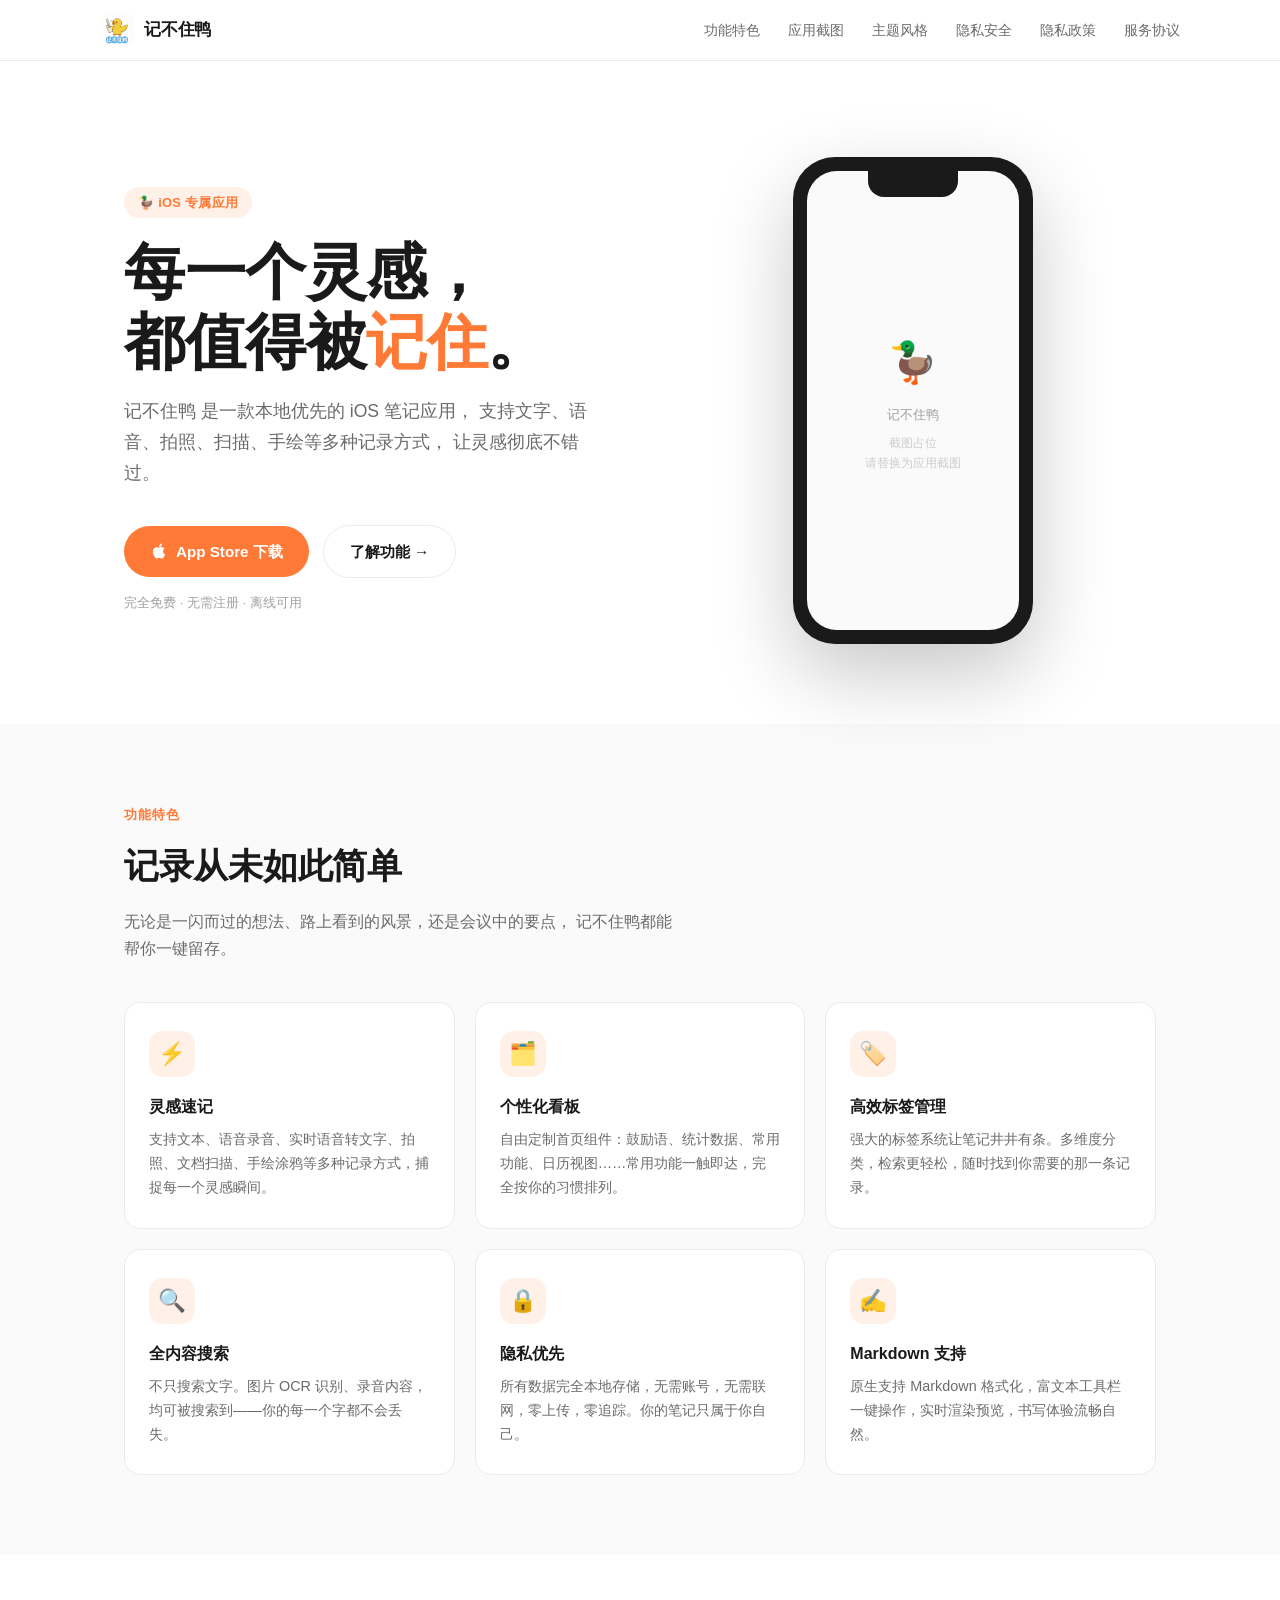
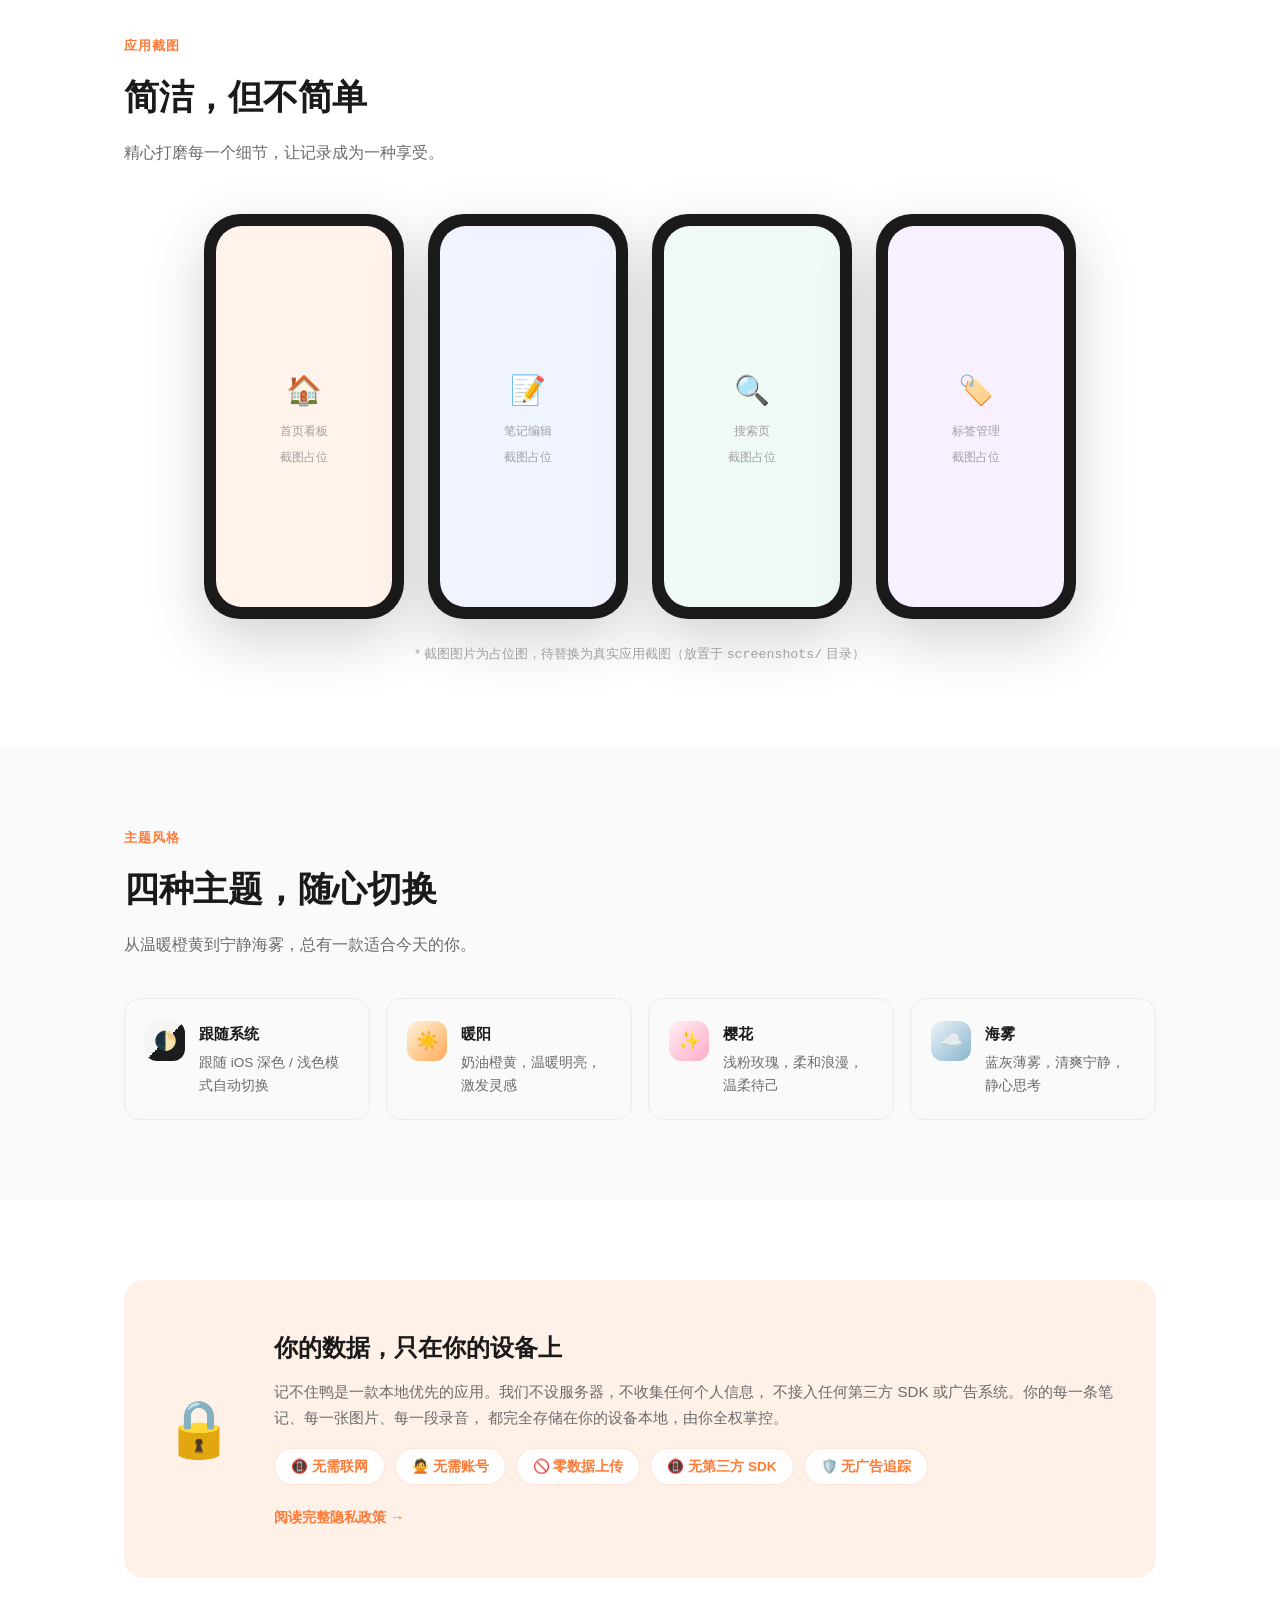
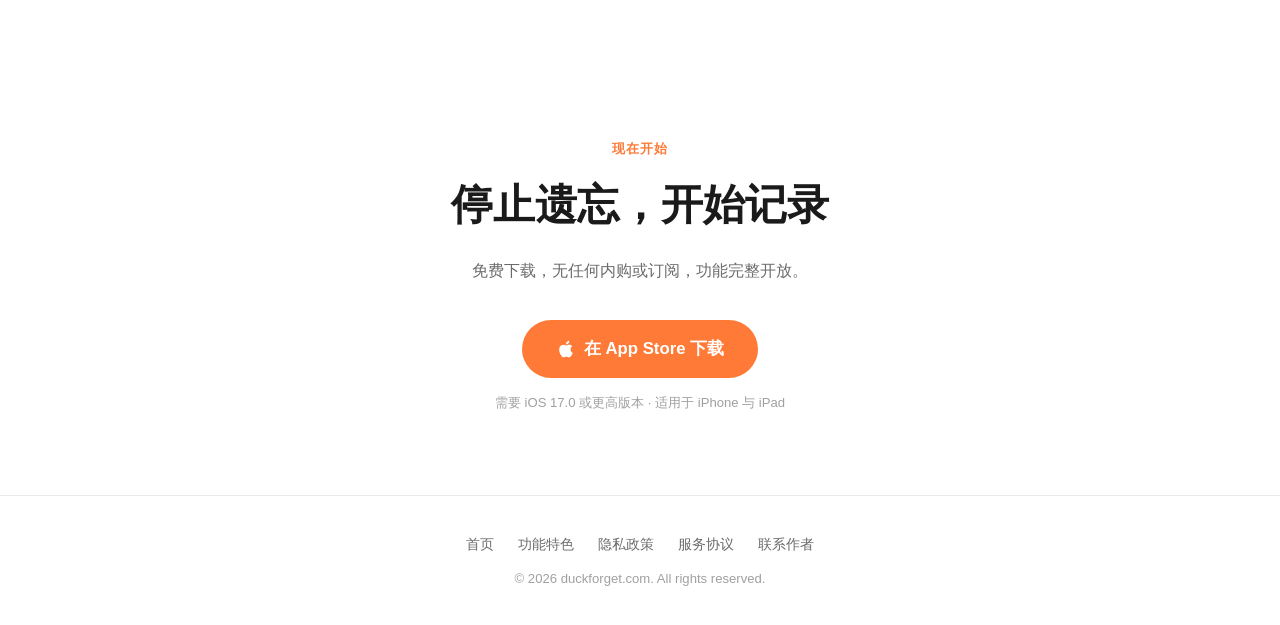
<file: duckforget.com/index.html>
<!DOCTYPE html>
<html lang="zh-CN">

<head>
    <meta charset="UTF-8" />
    <meta name="viewport" content="width=device-width, initial-scale=1.0" />
    <title>记不住鸭 — 本地优先的随手笔记</title>
    <meta name="description" content="记不住鸭是一款专为健忘的你设计的 iOS 笔记应用。支持文字、语音、拍照、扫描、手绘等多种记录方式，所有数据本地存储，隐私安全。" />
    <meta property="og:title" content="记不住鸭 — 本地优先的随手笔记" />
    <meta property="og:description" content="专为健忘的你而生。文字、语音、拍照、扫描…每一个灵感，都值得被记住。" />
    <meta property="og:type" content="website" />
    <meta property="og:url" content="https://duckforget.com" />
    <link rel="stylesheet" href="style.css" />
    <!-- Favicon placeholder: replace with real icon -->
    <link rel="icon" href="favicon.png" type="image/png" />
</head>

<body>

    <!-- ══ Navigation ══ -->
    <header>
        <nav class="nav">
            <div class="nav__inner">
                <a href="/" class="nav__logo">
                    <div class="nav__logo-icon"><img src="logo.png" alt="记不住鸭" /></div>
                    <span>记不住鸭</span>
                </a>
                <div class="nav__links">
                    <a href="#features">功能特色</a>
                    <a href="#screenshots">应用截图</a>
                    <a href="#themes">主题风格</a>
                    <a href="#privacy">隐私安全</a>
                    <a href="privacy.html">隐私政策</a>
                    <a href="terms.html">服务协议</a>
                </div>
            </div>
        </nav>
    </header>

    <!-- ══ Hero ══ -->
    <main>
        <section class="hero">
            <div class="hero__content">
                <div class="hero__badge">🦆 iOS 专属应用</div>
                <h1 class="hero__title">
                    每一个灵感，<br>
                    都值得被<span>记住</span>。
                </h1>
                <p class="hero__sub">
                    记不住鸭 是一款本地优先的 iOS 笔记应用，
                    支持文字、语音、拍照、扫描、手绘等多种记录方式，
                    让灵感彻底不错过。
                </p>
                <div class="hero__actions">
                    <!-- Replace href with real App Store link when available -->
                    <a href="#" class="btn btn--primary">
                        <svg width="18" height="18" viewBox="0 0 24 24" fill="currentColor">
                            <path
                                d="M18.71 19.5c-.83 1.24-1.71 2.45-3.05 2.47-1.34.03-1.77-.79-3.29-.79-1.53 0-2 .77-3.27.82-1.31.05-2.3-1.32-3.14-2.53C4.25 17 2.94 12.45 4.7 9.39c.87-1.52 2.43-2.48 4.12-2.51 1.28-.02 2.5.87 3.29.87.78 0 2.26-1.07 3.8-.91.65.03 2.47.26 3.64 1.98-.09.06-2.17 1.28-2.15 3.81.03 3.02 2.65 4.03 2.68 4.04-.03.07-.42 1.44-1.38 2.83M13 3.5c.73-.83 1.94-1.46 2.94-1.5.13 1.17-.34 2.35-1.04 3.19-.69.85-1.83 1.51-2.95 1.42-.15-1.15.41-2.35 1.05-3.11z" />
                        </svg>
                        App Store 下载
                    </a>
                    <a href="#features" class="btn btn--ghost">了解功能 →</a>
                </div>
                <p class="hero__note">完全免费 · 无需注册 · 离线可用</p>
            </div>

            <div class="hero__visual">
                <div class="phone-mockup">
                    <div class="phone-mockup__notch"></div>
                    <div class="phone-mockup__screen">
                        <!--
            将此处替换为真实截图:
            <img src="screenshots/hero.png" alt="记不住鸭截图" />
          -->
                        <div class="phone-mockup__screen-placeholder">
                            <span style="font-size:2.5rem">🦆</span>
                            <span>记不住鸭</span>
                            <span style="font-size:.72rem;color:#ccc">截图占位<br>请替换为应用截图</span>
                        </div>
                    </div>
                </div>
            </div>
        </section>

        <!-- ══ Features ══ -->
        <section class="section section--soft" id="features">
            <div class="container">
                <div class="section__label">功能特色</div>
                <h2 class="section__title">记录从未如此简单</h2>
                <p class="section__sub">
                    无论是一闪而过的想法、路上看到的风景，还是会议中的要点，
                    记不住鸭都能帮你一键留存。
                </p>

                <div class="features-grid">
                    <div class="feature-card">
                        <div class="feature-card__icon">⚡</div>
                        <div class="feature-card__title">灵感速记</div>
                        <div class="feature-card__desc">
                            支持文本、语音录音、实时语音转文字、拍照、文档扫描、手绘涂鸦等多种记录方式，捕捉每一个灵感瞬间。
                        </div>
                    </div>
                    <div class="feature-card">
                        <div class="feature-card__icon">🗂️</div>
                        <div class="feature-card__title">个性化看板</div>
                        <div class="feature-card__desc">
                            自由定制首页组件：鼓励语、统计数据、常用功能、日历视图……常用功能一触即达，完全按你的习惯排列。
                        </div>
                    </div>
                    <div class="feature-card">
                        <div class="feature-card__icon">🏷️</div>
                        <div class="feature-card__title">高效标签管理</div>
                        <div class="feature-card__desc">
                            强大的标签系统让笔记井井有条。多维度分类，检索更轻松，随时找到你需要的那一条记录。
                        </div>
                    </div>
                    <div class="feature-card">
                        <div class="feature-card__icon">🔍</div>
                        <div class="feature-card__title">全内容搜索</div>
                        <div class="feature-card__desc">
                            不只搜索文字。图片 OCR 识别、录音内容，均可被搜索到——你的每一个字都不会丢失。
                        </div>
                    </div>
                    <div class="feature-card">
                        <div class="feature-card__icon">🔒</div>
                        <div class="feature-card__title">隐私优先</div>
                        <div class="feature-card__desc">
                            所有数据完全本地存储，无需账号，无需联网，零上传，零追踪。你的笔记只属于你自己。
                        </div>
                    </div>
                    <div class="feature-card">
                        <div class="feature-card__icon">✍️</div>
                        <div class="feature-card__title">Markdown 支持</div>
                        <div class="feature-card__desc">
                            原生支持 Markdown 格式化，富文本工具栏一键操作，实时渲染预览，书写体验流畅自然。
                        </div>
                    </div>
                </div>
            </div>
        </section>

        <!-- ══ Screenshots ══ -->
        <section class="section" id="screenshots">
            <div class="container">
                <div class="section__label">应用截图</div>
                <h2 class="section__title">简洁，但不简单</h2>
                <p class="section__sub">精心打磨每一个细节，让记录成为一种享受。</p>

                <div class="screenshots">
                    <!-- 替换 src 为真实截图路径, 例如 screenshots/screen1.png -->
                    <div class="screenshot-phone">
                        <div class="screenshot-phone__screen tint-1">
                            <div class="screenshot-phone__placeholder">
                                <span style="font-size:1.8rem">🏠</span>
                                <span>首页看板</span>
                                <span>截图占位</span>
                            </div>
                        </div>
                    </div>
                    <div class="screenshot-phone">
                        <div class="screenshot-phone__screen tint-2">
                            <div class="screenshot-phone__placeholder">
                                <span style="font-size:1.8rem">📝</span>
                                <span>笔记编辑</span>
                                <span>截图占位</span>
                            </div>
                        </div>
                    </div>
                    <div class="screenshot-phone">
                        <div class="screenshot-phone__screen tint-3">
                            <div class="screenshot-phone__placeholder">
                                <span style="font-size:1.8rem">🔍</span>
                                <span>搜索页</span>
                                <span>截图占位</span>
                            </div>
                        </div>
                    </div>
                    <div class="screenshot-phone">
                        <div class="screenshot-phone__screen" style="background:#F8F0FF;">
                            <div class="screenshot-phone__placeholder">
                                <span style="font-size:1.8rem">🏷️</span>
                                <span>标签管理</span>
                                <span>截图占位</span>
                            </div>
                        </div>
                    </div>
                </div>

                <p style="text-align:center;margin-top:24px;font-size:.83rem;color:var(--text-tertiary);">
                    * 截图图片为占位图，待替换为真实应用截图（放置于 <code>screenshots/</code> 目录）
                </p>
            </div>
        </section>

        <!-- ══ Themes ══ -->
        <section class="section section--soft" id="themes">
            <div class="container">
                <div class="section__label">主题风格</div>
                <h2 class="section__title">四种主题，随心切换</h2>
                <p class="section__sub">从温暖橙黄到宁静海雾，总有一款适合今天的你。</p>

                <div class="themes-grid">
                    <div class="theme-card">
                        <div class="theme-swatch swatch-system">🌓</div>
                        <div>
                            <div class="theme-card__name">跟随系统</div>
                            <div class="theme-card__desc">跟随 iOS 深色 / 浅色模式自动切换</div>
                        </div>
                    </div>
                    <div class="theme-card">
                        <div class="theme-swatch swatch-warm">☀️</div>
                        <div>
                            <div class="theme-card__name">暖阳</div>
                            <div class="theme-card__desc">奶油橙黄，温暖明亮，激发灵感</div>
                        </div>
                    </div>
                    <div class="theme-card">
                        <div class="theme-swatch swatch-sakura">✨</div>
                        <div>
                            <div class="theme-card__name">樱花</div>
                            <div class="theme-card__desc">浅粉玫瑰，柔和浪漫，温柔待己</div>
                        </div>
                    </div>
                    <div class="theme-card">
                        <div class="theme-swatch swatch-ocean">☁️</div>
                        <div>
                            <div class="theme-card__name">海雾</div>
                            <div class="theme-card__desc">蓝灰薄雾，清爽宁静，静心思考</div>
                        </div>
                    </div>
                </div>
            </div>
        </section>

        <!-- ══ Privacy Banner ══ -->
        <section class="section" id="privacy">
            <div class="container">
                <div class="privacy-banner">
                    <div class="privacy-banner__icon">🔒</div>
                    <div>
                        <div class="privacy-banner__title">你的数据，只在你的设备上</div>
                        <p class="privacy-banner__body">
                            记不住鸭是一款本地优先的应用。我们不设服务器，不收集任何个人信息，
                            不接入任何第三方 SDK 或广告系统。你的每一条笔记、每一张图片、每一段录音，
                            都完全存储在你的设备本地，由你全权掌控。
                        </p>
                        <div class="privacy-points">
                            <span class="privacy-point">📵 无需联网</span>
                            <span class="privacy-point">🙅 无需账号</span>
                            <span class="privacy-point">🚫 零数据上传</span>
                            <span class="privacy-point">📵 无第三方 SDK</span>
                            <span class="privacy-point">🛡️ 无广告追踪</span>
                        </div>
                        <a href="privacy.html"
                            style="display:inline-block;margin-top:20px;font-size:.9rem;color:var(--accent);font-weight:600;">
                            阅读完整隐私政策 →
                        </a>
                    </div>
                </div>
            </div>
        </section>

        <!-- ══ CTA ══ -->
        <section class="cta">
            <div class="section__label" style="text-align:center;">现在开始</div>
            <h2 class="cta__title">停止遗忘，开始记录</h2>
            <p class="cta__sub">免费下载，无任何内购或订阅，功能完整开放。</p>
            <a href="#" class="btn btn--primary" style="font-size:1.05rem;padding:15px 34px;">
                <svg width="20" height="20" viewBox="0 0 24 24" fill="currentColor">
                    <path
                        d="M18.71 19.5c-.83 1.24-1.71 2.45-3.05 2.47-1.34.03-1.77-.79-3.29-.79-1.53 0-2 .77-3.27.82-1.31.05-2.3-1.32-3.14-2.53C4.25 17 2.94 12.45 4.7 9.39c.87-1.52 2.43-2.48 4.12-2.51 1.28-.02 2.5.87 3.29.87.78 0 2.26-1.07 3.8-.91.65.03 2.47.26 3.64 1.98-.09.06-2.17 1.28-2.15 3.81.03 3.02 2.65 4.03 2.68 4.04-.03.07-.42 1.44-1.38 2.83M13 3.5c.73-.83 1.94-1.46 2.94-1.5.13 1.17-.34 2.35-1.04 3.19-.69.85-1.83 1.51-2.95 1.42-.15-1.15.41-2.35 1.05-3.11z" />
                </svg>
                在 App Store 下载
            </a>
            <p style="margin-top:14px;font-size:.82rem;color:var(--text-tertiary);">
                需要 iOS 17.0 或更高版本 · 适用于 iPhone 与 iPad
            </p>
        </section>
    </main>

    <!-- ══ Footer ══ -->
    <footer class="footer">
        <div class="footer__links">
            <a href="/">首页</a>
            <a href="#features">功能特色</a>
            <a href="privacy.html">隐私政策</a>
            <a href="terms.html">服务协议</a>
            <a href="mailto:79492390@qq.com">联系作者</a>
        </div>
        <p class="footer__copy">© 2026 duckforget.com. All rights reserved.</p>
    </footer>

</body>

</html>
</file>
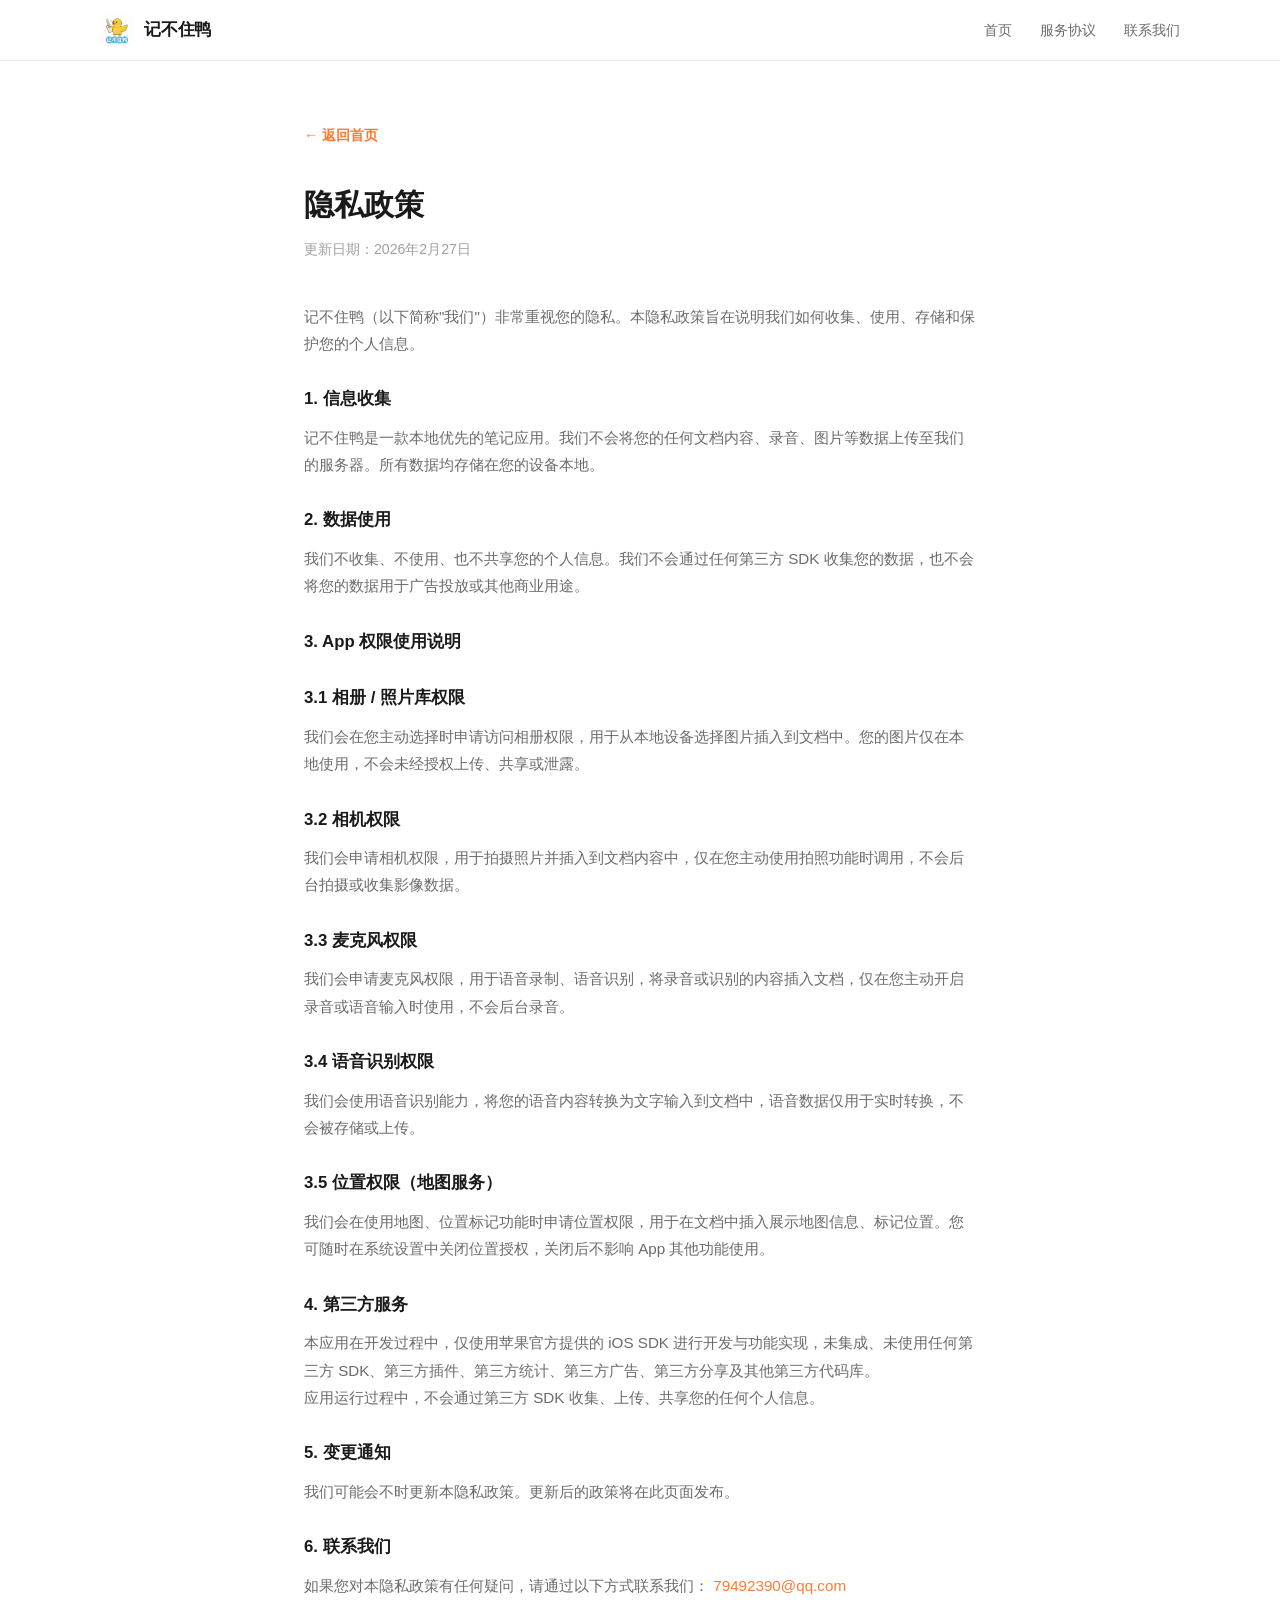
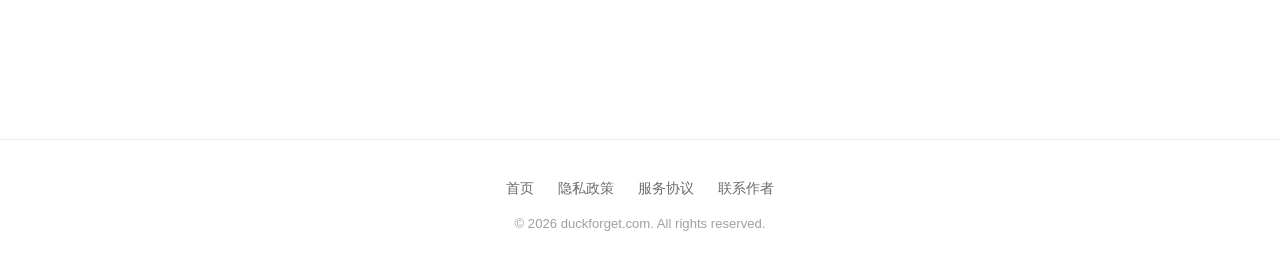
<file: duckforget.com/privacy.html>
<!DOCTYPE html>
<html lang="zh-CN">

<head>
    <meta charset="UTF-8" />
    <meta name="viewport" content="width=device-width, initial-scale=1.0" />
    <title>隐私政策 — 记不住鸭</title>
    <meta name="description" content="记不住鸭隐私政策：我们不收集任何个人数据，所有内容本地存储。" />
    <link rel="stylesheet" href="style.css" />
    <link rel="icon" href="favicon.png" type="image/png" />
</head>

<body>

    <header>
        <nav class="nav">
            <div class="nav__inner">
                <a href="/" class="nav__logo">
                    <div class="nav__logo-icon"><img src="logo.png" alt="记不住鸭" /></div>
                    <span>记不住鸭</span>
                </a>
                <div class="nav__links">
                    <a href="/">首页</a>
                    <a href="terms.html">服务协议</a>
                    <a href="mailto:79492390@qq.com">联系我们</a>
                </div>
            </div>
        </nav>
    </header>

    <main>
        <article class="legal-page">
            <a href="/" class="legal-back">← 返回首页</a>

            <h1>隐私政策</h1>
            <p class="updated">更新日期：2026年2月27日</p>

            <p>
                记不住鸭（以下简称"我们"）非常重视您的隐私。本隐私政策旨在说明我们如何收集、使用、存储和保护您的个人信息。
            </p>

            <h2>1. 信息收集</h2>
            <p>
                记不住鸭是一款本地优先的笔记应用。我们不会将您的任何文档内容、录音、图片等数据上传至我们的服务器。所有数据均存储在您的设备本地。
            </p>

            <h2>2. 数据使用</h2>
            <p>
                我们不收集、不使用、也不共享您的个人信息。我们不会通过任何第三方 SDK 收集您的数据，也不会将您的数据用于广告投放或其他商业用途。
            </p>

            <h2>3. App 权限使用说明</h2>

            <h2>3.1 相册 / 照片库权限</h2>
            <p>
                我们会在您主动选择时申请访问相册权限，用于从本地设备选择图片插入到文档中。您的图片仅在本地使用，不会未经授权上传、共享或泄露。
            </p>

            <h2>3.2 相机权限</h2>
            <p>
                我们会申请相机权限，用于拍摄照片并插入到文档内容中，仅在您主动使用拍照功能时调用，不会后台拍摄或收集影像数据。
            </p>

            <h2>3.3 麦克风权限</h2>
            <p>
                我们会申请麦克风权限，用于语音录制、语音识别，将录音或识别的内容插入文档，仅在您主动开启录音或语音输入时使用，不会后台录音。
            </p>

            <h2>3.4 语音识别权限</h2>
            <p>
                我们会使用语音识别能力，将您的语音内容转换为文字输入到文档中，语音数据仅用于实时转换，不会被存储或上传。
            </p>

            <h2>3.5 位置权限（地图服务）</h2>
            <p>
                我们会在使用地图、位置标记功能时申请位置权限，用于在文档中插入展示地图信息、标记位置。您可随时在系统设置中关闭位置授权，关闭后不影响 App 其他功能使用。
            </p>

            <h2>4. 第三方服务</h2>
            <p>
                本应用在开发过程中，仅使用苹果官方提供的 iOS SDK 进行开发与功能实现，未集成、未使用任何第三方 SDK、第三方插件、第三方统计、第三方广告、第三方分享及其他第三方代码库。
            </p>
            <p>
                应用运行过程中，不会通过第三方 SDK 收集、上传、共享您的任何个人信息。
            </p>

            <h2>5. 变更通知</h2>
            <p>
                我们可能会不时更新本隐私政策。更新后的政策将在此页面发布。
            </p>

            <h2>6. 联系我们</h2>
            <p>
                如果您对本隐私政策有任何疑问，请通过以下方式联系我们：
                <a href="mailto:79492390@qq.com" style="color:var(--accent);">79492390@qq.com</a>
            </p>
        </article>
    </main>

    <footer class="footer">
        <div class="footer__links">
            <a href="/">首页</a>
            <a href="privacy.html">隐私政策</a>
            <a href="terms.html">服务协议</a>
            <a href="mailto:79492390@qq.com">联系作者</a>
        </div>
        <p class="footer__copy">© 2026 duckforget.com. All rights reserved.</p>
    </footer>

</body>

</html>
</file>
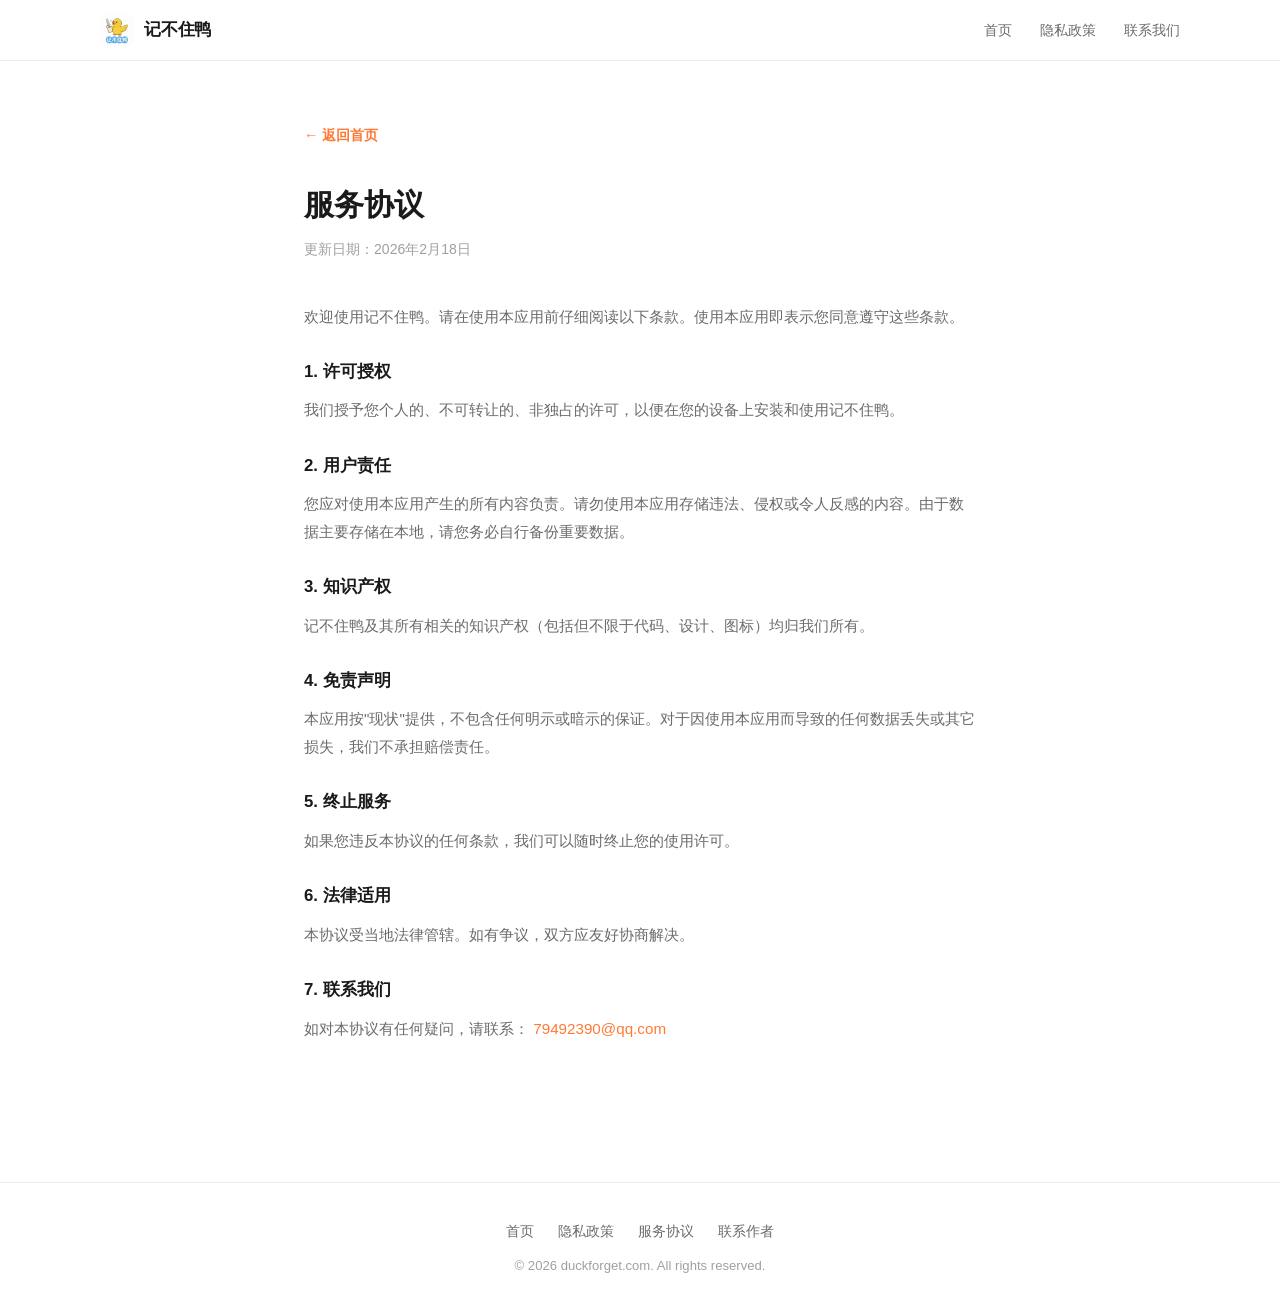
<file: duckforget.com/terms.html>
<!DOCTYPE html>
<html lang="zh-CN">

<head>
    <meta charset="UTF-8" />
    <meta name="viewport" content="width=device-width, initial-scale=1.0" />
    <title>服务协议 — 记不住鸭</title>
    <meta name="description" content="记不住鸭服务协议：使用本应用前请仔细阅读以下条款。" />
    <link rel="stylesheet" href="style.css" />
    <link rel="icon" href="favicon.png" type="image/png" />
</head>

<body>

    <header>
        <nav class="nav">
            <div class="nav__inner">
                <a href="/" class="nav__logo">
                    <div class="nav__logo-icon"><img src="logo.png" alt="记不住鸭" /></div>
                    <span>记不住鸭</span>
                </a>
                <div class="nav__links">
                    <a href="/">首页</a>
                    <a href="privacy.html">隐私政策</a>
                    <a href="mailto:79492390@qq.com">联系我们</a>
                </div>
            </div>
        </nav>
    </header>

    <main>
        <article class="legal-page">
            <a href="/" class="legal-back">← 返回首页</a>

            <h1>服务协议</h1>
            <p class="updated">更新日期：2026年2月18日</p>

            <p>
                欢迎使用记不住鸭。请在使用本应用前仔细阅读以下条款。使用本应用即表示您同意遵守这些条款。
            </p>

            <h2>1. 许可授权</h2>
            <p>
                我们授予您个人的、不可转让的、非独占的许可，以便在您的设备上安装和使用记不住鸭。
            </p>

            <h2>2. 用户责任</h2>
            <p>
                您应对使用本应用产生的所有内容负责。请勿使用本应用存储违法、侵权或令人反感的内容。由于数据主要存储在本地，请您务必自行备份重要数据。
            </p>

            <h2>3. 知识产权</h2>
            <p>
                记不住鸭及其所有相关的知识产权（包括但不限于代码、设计、图标）均归我们所有。
            </p>

            <h2>4. 免责声明</h2>
            <p>
                本应用按"现状"提供，不包含任何明示或暗示的保证。对于因使用本应用而导致的任何数据丢失或其它损失，我们不承担赔偿责任。
            </p>

            <h2>5. 终止服务</h2>
            <p>
                如果您违反本协议的任何条款，我们可以随时终止您的使用许可。
            </p>

            <h2>6. 法律适用</h2>
            <p>
                本协议受当地法律管辖。如有争议，双方应友好协商解决。
            </p>

            <h2>7. 联系我们</h2>
            <p>
                如对本协议有任何疑问，请联系：
                <a href="mailto:79492390@qq.com" style="color:var(--accent);">79492390@qq.com</a>
            </p>
        </article>
    </main>

    <footer class="footer">
        <div class="footer__links">
            <a href="/">首页</a>
            <a href="privacy.html">隐私政策</a>
            <a href="terms.html">服务协议</a>
            <a href="mailto:79492390@qq.com">联系作者</a>
        </div>
        <p class="footer__copy">© 2026 duckforget.com. All rights reserved.</p>
    </footer>

</body>

</html>
</file>
<file: duckforget.com/style.css>
/* =========================================
   记不住鸭 官方网站 — 公共样式
   Design: Minimalist White, system fonts
   ========================================= */

*,
*::before,
*::after {
    box-sizing: border-box;
    margin: 0;
    padding: 0;
}

:root {
    --accent: #FF7A36;
    --accent-light: #FFF1E8;
    --accent-dark: #E06520;
    --text-primary: #1A1A1A;
    --text-secondary: #6B6B6B;
    --text-tertiary: #A0A0A0;
    --bg: #FFFFFF;
    --bg-soft: #FAFAFA;
    --border: #EBEBEB;
    --radius: 16px;
    --radius-sm: 10px;
    --shadow: 0 2px 16px rgba(0, 0, 0, .07);
    --shadow-md: 0 6px 32px rgba(0, 0, 0, .10);
    --font: -apple-system, "PingFang SC", "Hiragino Sans GB", "Microsoft YaHei",
        BlinkMacSystemFont, "Segoe UI", sans-serif;
}

html {
    scroll-behavior: smooth;
}

body {
    font-family: var(--font);
    color: var(--text-primary);
    background: var(--bg);
    line-height: 1.7;
    -webkit-font-smoothing: antialiased;
}

a {
    color: inherit;
    text-decoration: none;
}

img {
    max-width: 100%;
    display: block;
}

/* ── Layout ── */
.container {
    max-width: 1080px;
    margin: 0 auto;
    padding: 0 24px;
}

/* ── Nav ── */
.nav {
    position: sticky;
    top: 0;
    z-index: 100;
    background: rgba(255, 255, 255, .92);
    backdrop-filter: blur(12px);
    -webkit-backdrop-filter: blur(12px);
    border-bottom: 1px solid var(--border);
    padding: 0 24px;
}

.nav__inner {
    max-width: 1080px;
    margin: 0 auto;
    display: flex;
    align-items: center;
    justify-content: space-between;
    height: 60px;
}

.nav__logo {
    display: flex;
    align-items: center;
    gap: 10px;
    font-size: 1.05rem;
    font-weight: 700;
    letter-spacing: -.2px;
}

.nav__logo-icon {
    width: 34px;
    height: 34px;
    border-radius: 9px;
    overflow: hidden;
    display: flex;
    align-items: center;
    justify-content: center;
    background: var(--accent-light);
}

.nav__logo-icon img {
    width: 34px;
    height: 34px;
    object-fit: cover;
    border-radius: 9px;
}

.nav__links {
    display: flex;
    gap: 28px;
    font-size: .9rem;
    color: var(--text-secondary);
}

.nav__links a:hover {
    color: var(--accent);
}

/* ── Buttons ── */
.btn {
    display: inline-flex;
    align-items: center;
    gap: 8px;
    padding: 13px 26px;
    border-radius: 50px;
    font-size: .95rem;
    font-weight: 600;
    cursor: pointer;
    transition: all .2s;
    border: none;
}

.btn--primary {
    background: var(--accent);
    color: #fff;
}

.btn--primary:hover {
    background: var(--accent-dark);
    transform: translateY(-1px);
    box-shadow: 0 4px 16px rgba(255, 122, 54, .35);
}

.btn--ghost {
    background: transparent;
    color: var(--text-primary);
    border: 1.5px solid var(--border);
}

.btn--ghost:hover {
    border-color: var(--accent);
    color: var(--accent);
}

/* ── Hero ── */
.hero {
    padding: 96px 24px 80px;
    display: flex;
    align-items: center;
    gap: 60px;
    max-width: 1080px;
    margin: 0 auto;
}

.hero__content {
    flex: 1;
}

.hero__badge {
    display: inline-block;
    background: var(--accent-light);
    color: var(--accent);
    font-size: .8rem;
    font-weight: 600;
    padding: 5px 14px;
    border-radius: 50px;
    margin-bottom: 20px;
    letter-spacing: .3px;
}

.hero__title {
    font-size: clamp(2.4rem, 5vw, 3.8rem);
    font-weight: 800;
    line-height: 1.15;
    letter-spacing: -.5px;
    margin-bottom: 18px;
}

.hero__title span {
    color: var(--accent);
}

.hero__sub {
    font-size: 1.1rem;
    color: var(--text-secondary);
    max-width: 480px;
    margin-bottom: 36px;
    line-height: 1.75;
}

.hero__actions {
    display: flex;
    align-items: center;
    gap: 14px;
    flex-wrap: wrap;
}

.hero__note {
    font-size: .82rem;
    color: var(--text-tertiary);
    margin-top: 14px;
}

.hero__visual {
    flex: 1;
    display: flex;
    justify-content: center;
}

.phone-mockup {
    width: 240px;
    background: #1A1A1A;
    border-radius: 42px;
    padding: 14px;
    box-shadow: 0 30px 80px rgba(0, 0, 0, .22), 0 0 0 1px rgba(255, 255, 255, .05);
    position: relative;
}

.phone-mockup__notch {
    position: absolute;
    top: 14px;
    left: 50%;
    transform: translateX(-50%);
    width: 90px;
    height: 26px;
    background: #1A1A1A;
    border-radius: 0 0 16px 16px;
    z-index: 2;
}

.phone-mockup__screen {
    background: var(--bg-soft);
    border-radius: 30px;
    overflow: hidden;
    aspect-ratio: 9/19.5;
    display: flex;
    align-items: center;
    justify-content: center;
    flex-direction: column;
    gap: 8px;
    color: var(--text-tertiary);
    font-size: .82rem;
    text-align: center;
    padding: 12px;
}

.phone-mockup__screen img {
    width: 100%;
    height: 100%;
    object-fit: cover;
    border-radius: 28px;
}

.phone-mockup__screen-placeholder {
    display: flex;
    flex-direction: column;
    align-items: center;
    gap: 8px;
    color: var(--text-tertiary);
    font-size: .8rem;
    text-align: center;
}

/* ── Section shared ── */
.section {
    padding: 80px 0;
}

.section--soft {
    background: var(--bg-soft);
}

.section__label {
    font-size: .8rem;
    font-weight: 600;
    color: var(--accent);
    letter-spacing: 1px;
    text-transform: uppercase;
    margin-bottom: 10px;
}

.section__title {
    font-size: clamp(1.6rem, 3vw, 2.2rem);
    font-weight: 800;
    letter-spacing: -.3px;
    margin-bottom: 12px;
}

.section__sub {
    font-size: 1rem;
    color: var(--text-secondary);
    max-width: 560px;
}

/* ── Features ── */
.features-grid {
    display: grid;
    grid-template-columns: repeat(auto-fill, minmax(300px, 1fr));
    gap: 20px;
    margin-top: 40px;
}

.feature-card {
    background: var(--bg);
    border: 1px solid var(--border);
    border-radius: var(--radius);
    padding: 28px 24px;
    transition: box-shadow .2s, transform .2s;
}

.feature-card:hover {
    box-shadow: var(--shadow-md);
    transform: translateY(-2px);
}

.feature-card__icon {
    width: 46px;
    height: 46px;
    background: var(--accent-light);
    border-radius: 14px;
    display: flex;
    align-items: center;
    justify-content: center;
    font-size: 1.4rem;
    margin-bottom: 16px;
}

.feature-card__title {
    font-size: 1rem;
    font-weight: 700;
    margin-bottom: 8px;
}

.feature-card__desc {
    font-size: .9rem;
    color: var(--text-secondary);
    line-height: 1.65;
}

/* ── Screenshots ── */
.screenshots {
    display: flex;
    gap: 24px;
    justify-content: center;
    margin-top: 48px;
    flex-wrap: wrap;
}

.screenshot-phone {
    width: 200px;
    background: #1A1A1A;
    border-radius: 36px;
    padding: 12px;
    box-shadow: 0 20px 60px rgba(0, 0, 0, .18);
}

.screenshot-phone__screen {
    background: var(--bg-soft);
    border-radius: 26px;
    aspect-ratio: 9/19.5;
    overflow: hidden;
    display: flex;
    align-items: center;
    justify-content: center;
}

.screenshot-phone__screen img {
    width: 100%;
    height: 100%;
    object-fit: cover;
}

.screenshot-phone__placeholder {
    display: flex;
    flex-direction: column;
    align-items: center;
    gap: 6px;
    color: var(--text-tertiary);
    font-size: .75rem;
    text-align: center;
    padding: 8px;
}

/* screenshot tinted placeholders */
.tint-1 {
    background: #FFF3EC;
}

.tint-2 {
    background: #F0F4FF;
}

.tint-3 {
    background: #F0FAF4;
}

/* ── Themes ── */
.themes-grid {
    display: grid;
    grid-template-columns: repeat(auto-fill, minmax(220px, 1fr));
    gap: 16px;
    margin-top: 40px;
}

.theme-card {
    border: 1.5px solid var(--border);
    border-radius: var(--radius);
    padding: 22px 20px;
    display: flex;
    align-items: flex-start;
    gap: 14px;
    transition: border-color .2s;
}

.theme-card:hover {
    border-color: var(--accent);
}

.theme-swatch {
    width: 40px;
    height: 40px;
    border-radius: 12px;
    flex-shrink: 0;
    display: flex;
    align-items: center;
    justify-content: center;
    font-size: 1.15rem;
}

.swatch-system {
    background: linear-gradient(135deg, #f5f5f5 50%, #1c1c1e 50%);
}

.swatch-warm {
    background: linear-gradient(135deg, #FFF4E0, #FFAA55);
}

.swatch-sakura {
    background: linear-gradient(135deg, #FFF0F5, #FFAAC8);
}

.swatch-ocean {
    background: linear-gradient(135deg, #EEF4FA, #88B4CC);
}

.theme-card__name {
    font-weight: 700;
    font-size: .95rem;
    margin-bottom: 4px;
}

.theme-card__desc {
    font-size: .85rem;
    color: var(--text-secondary);
}

/* ── Privacy banner ── */
.privacy-banner {
    background: var(--accent-light);
    border-radius: 20px;
    padding: 48px 40px;
    display: flex;
    align-items: center;
    gap: 40px;
}

.privacy-banner__icon {
    font-size: 3.5rem;
    flex-shrink: 0;
}

.privacy-banner__title {
    font-size: 1.5rem;
    font-weight: 800;
    margin-bottom: 10px;
}

.privacy-banner__body {
    font-size: .95rem;
    color: var(--text-secondary);
    line-height: 1.75;
}

.privacy-points {
    display: flex;
    flex-wrap: wrap;
    gap: 10px;
    margin-top: 16px;
}

.privacy-point {
    background: #fff;
    border-radius: 50px;
    padding: 6px 16px;
    font-size: .85rem;
    font-weight: 600;
    color: var(--accent);
    border: 1px solid rgba(255, 122, 54, .2);
}

/* ── CTA section ── */
.cta {
    text-align: center;
    padding: 80px 24px;
}

.cta__title {
    font-size: clamp(1.8rem, 4vw, 2.6rem);
    font-weight: 800;
    margin-bottom: 16px;
}

.cta__sub {
    font-size: 1rem;
    color: var(--text-secondary);
    margin-bottom: 36px;
}

/* ── Footer ── */
.footer {
    border-top: 1px solid var(--border);
    padding: 36px 24px;
    text-align: center;
}

.footer__links {
    display: flex;
    align-items: center;
    justify-content: center;
    gap: 24px;
    flex-wrap: wrap;
    margin-bottom: 12px;
    font-size: .9rem;
    color: var(--text-secondary);
}

.footer__links a:hover {
    color: var(--accent);
}

.footer__copy {
    font-size: .82rem;
    color: var(--text-tertiary);
}

/* ── Legal pages ── */
.legal-page {
    max-width: 720px;
    margin: 60px auto;
    padding: 0 24px 80px;
}

.legal-page h1 {
    font-size: 1.9rem;
    font-weight: 800;
    margin-bottom: 6px;
}

.legal-page .updated {
    font-size: .88rem;
    color: var(--text-tertiary);
    margin-bottom: 40px;
}

.legal-page h2 {
    font-size: 1.05rem;
    font-weight: 700;
    margin: 28px 0 10px;
}

.legal-page p,
.legal-page li {
    font-size: .95rem;
    color: var(--text-secondary);
    line-height: 1.8;
}

.legal-page ul {
    padding-left: 1.4em;
}

.legal-page ul li {
    margin-bottom: 4px;
}

.legal-back {
    display: inline-flex;
    align-items: center;
    gap: 6px;
    font-size: .9rem;
    color: var(--accent);
    margin-bottom: 32px;
    font-weight: 600;
}

.legal-back:hover {
    opacity: .75;
}

/* ── Responsive ── */
@media (max-width: 768px) {
    .hero {
        flex-direction: column;
        padding: 60px 24px 48px;
        gap: 40px;
    }

    .hero__visual {
        order: -1;
    }

    .phone-mockup {
        width: 190px;
    }

    .privacy-banner {
        flex-direction: column;
        gap: 20px;
        padding: 32px 24px;
    }

    .nav__links {
        display: none;
    }

    .screenshots {
        gap: 14px;
    }

    .screenshot-phone {
        width: 160px;
    }
}
</file>
